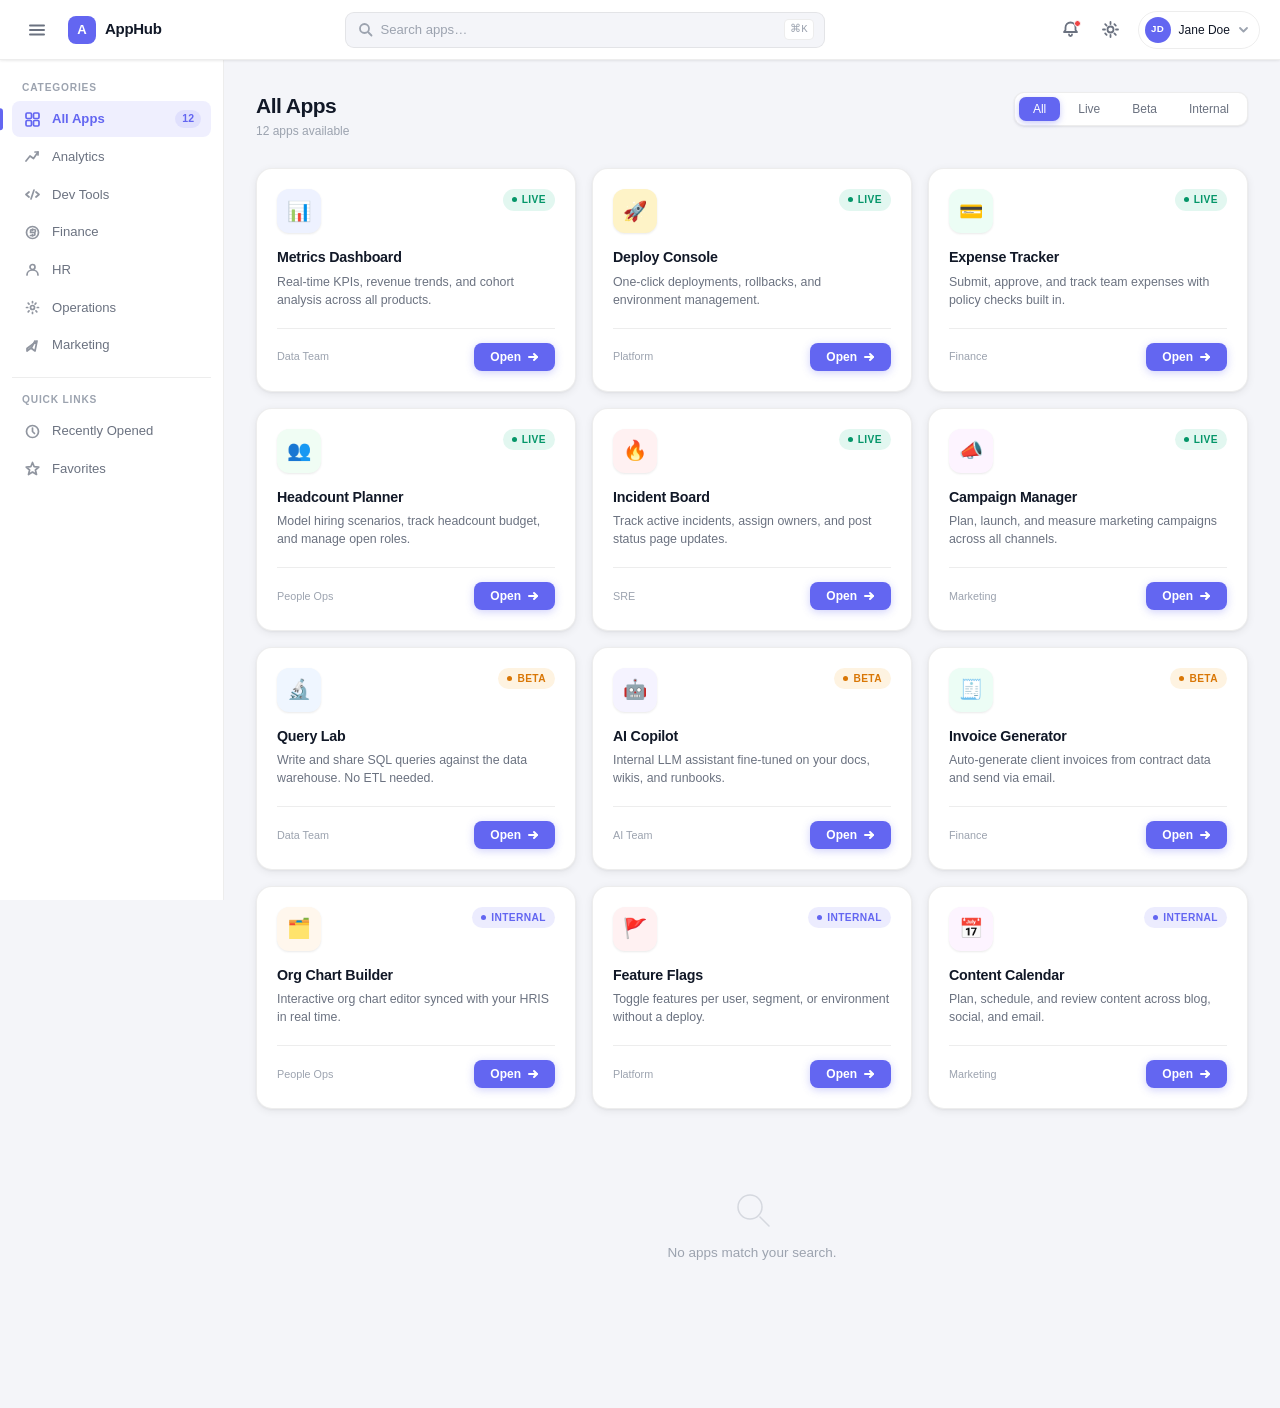
<file: index.html>
<!DOCTYPE html>
<html lang="en" data-theme="light">
<head>
  <meta charset="UTF-8" />
  <meta name="viewport" content="width=device-width, initial-scale=1.0" />
  <title>AppHub — Internal Tools</title>
  <link rel="stylesheet" href="styles.css" />
</head>
<body>

  <!-- ── Top Bar ────────────────────────────────────────────── -->
  <header class="topbar">
    <div class="topbar-left">
      <button class="sidebar-toggle" id="sidebarToggle" aria-label="Toggle sidebar">
        <svg width="18" height="18" viewBox="0 0 18 18" fill="none" stroke="currentColor" stroke-width="2" stroke-linecap="round">
          <line x1="2" y1="4.5" x2="16" y2="4.5"/>
          <line x1="2" y1="9"   x2="16" y2="9"/>
          <line x1="2" y1="13.5" x2="16" y2="13.5"/>
        </svg>
      </button>
      <div class="logo">
        <span class="logo-mark">A</span>
        <span class="logo-text">AppHub</span>
      </div>
    </div>

    <div class="topbar-center">
      <div class="search-wrap">
        <svg class="search-icon" width="15" height="15" viewBox="0 0 15 15" fill="none" stroke="currentColor" stroke-width="1.8" stroke-linecap="round">
          <circle cx="6.5" cy="6.5" r="4.5"/>
          <line x1="10.5" y1="10.5" x2="13.5" y2="13.5"/>
        </svg>
        <input
          type="text"
          id="searchInput"
          class="search-input"
          placeholder="Search apps…"
          autocomplete="off"
        />
        <kbd class="search-kbd">⌘K</kbd>
      </div>
    </div>

    <div class="topbar-right">
      <button class="icon-btn" id="notifBtn" aria-label="Notifications" title="Notifications">
        <svg width="17" height="17" viewBox="0 0 17 17" fill="none" stroke="currentColor" stroke-width="1.8" stroke-linecap="round" stroke-linejoin="round">
          <path d="M8.5 1.5a5 5 0 0 1 5 5v2.5l1.5 2H2L3.5 9V6.5a5 5 0 0 1 5-5z"/>
          <path d="M7 13.5a1.5 1.5 0 0 0 3 0"/>
        </svg>
        <span class="notif-dot"></span>
      </button>

      <button class="icon-btn theme-btn" id="themeToggle" aria-label="Toggle dark mode" title="Toggle dark mode">
        <svg class="icon-sun" width="17" height="17" viewBox="0 0 17 17" fill="none" stroke="currentColor" stroke-width="1.8" stroke-linecap="round">
          <circle cx="8.5" cy="8.5" r="3"/>
          <line x1="8.5" y1="1"   x2="8.5" y2="3"/>
          <line x1="8.5" y1="14"  x2="8.5" y2="16"/>
          <line x1="1"   y1="8.5" x2="3"   y2="8.5"/>
          <line x1="14"  y1="8.5" x2="16"  y2="8.5"/>
          <line x1="3.2" y1="3.2" x2="4.6" y2="4.6"/>
          <line x1="12.4" y1="12.4" x2="13.8" y2="13.8"/>
          <line x1="12.4" y1="3.2"  x2="13.8" y2="4.6"/>  <!-- wrong direction, recalc below -->
          <line x1="3.2"  y1="12.4" x2="4.6"  y2="13.8"/>
        </svg>
        <svg class="icon-moon" width="17" height="17" viewBox="0 0 17 17" fill="none" stroke="currentColor" stroke-width="1.8" stroke-linecap="round" stroke-linejoin="round">
          <path d="M14.5 10.5A7 7 0 0 1 6.5 2.5a7 7 0 1 0 8 8z"/>
        </svg>
      </button>

      <div class="user-chip">
        <div class="avatar" aria-hidden="true">JD</div>
        <span class="user-name">Jane Doe</span>
        <svg width="11" height="11" viewBox="0 0 11 11" fill="none" stroke="currentColor" stroke-width="1.8" stroke-linecap="round" stroke-linejoin="round">
          <polyline points="2,4 5.5,7.5 9,4"/>
        </svg>
      </div>
    </div>
  </header>

  <!-- ── Body Layout ────────────────────────────────────────── -->
  <div class="layout">

    <!-- Left Sidebar -->
    <aside class="sidebar" id="sidebar">
      <nav class="sidebar-nav" aria-label="App categories">
        <p class="nav-label">Categories</p>
        <ul id="categoryList">
          <li>
            <a href="#" class="nav-item active" data-category="all">
              <span class="nav-icon">
                <svg width="15" height="15" viewBox="0 0 15 15" fill="none" stroke="currentColor" stroke-width="1.7" stroke-linecap="round" stroke-linejoin="round">
                  <rect x="1" y="1" width="5.5" height="5.5" rx="1.2"/>
                  <rect x="8.5" y="1" width="5.5" height="5.5" rx="1.2"/>
                  <rect x="1" y="8.5" width="5.5" height="5.5" rx="1.2"/>
                  <rect x="8.5" y="8.5" width="5.5" height="5.5" rx="1.2"/>
                </svg>
              </span>
              All Apps
              <span class="nav-count" id="allCount">12</span>
            </a>
          </li>
          <li>
            <a href="#" class="nav-item" data-category="analytics">
              <span class="nav-icon">
                <svg width="15" height="15" viewBox="0 0 15 15" fill="none" stroke="currentColor" stroke-width="1.7" stroke-linecap="round" stroke-linejoin="round">
                  <polyline points="1,12 5,7 8.5,9.5 13,3"/>
                  <polyline points="10,3 13,3 13,6"/>
                </svg>
              </span>
              Analytics
            </a>
          </li>
          <li>
            <a href="#" class="nav-item" data-category="devtools">
              <span class="nav-icon">
                <svg width="15" height="15" viewBox="0 0 15 15" fill="none" stroke="currentColor" stroke-width="1.7" stroke-linecap="round" stroke-linejoin="round">
                  <polyline points="4,5 1,7.5 4,10"/>
                  <polyline points="11,5 14,7.5 11,10"/>
                  <line x1="9" y1="3" x2="6" y2="12"/>
                </svg>
              </span>
              Dev Tools
            </a>
          </li>
          <li>
            <a href="#" class="nav-item" data-category="finance">
              <span class="nav-icon">
                <svg width="15" height="15" viewBox="0 0 15 15" fill="none" stroke="currentColor" stroke-width="1.7" stroke-linecap="round" stroke-linejoin="round">
                  <circle cx="7.5" cy="7.5" r="6"/>
                  <path d="M7.5 4v1.5m0 4V11m-2-3.5h3.5a1.5 1.5 0 0 0 0-3H7a1.5 1.5 0 0 0 0 3h1.5a1.5 1.5 0 0 1 0 3H5.5"/>
                </svg>
              </span>
              Finance
            </a>
          </li>
          <li>
            <a href="#" class="nav-item" data-category="hr">
              <span class="nav-icon">
                <svg width="15" height="15" viewBox="0 0 15 15" fill="none" stroke="currentColor" stroke-width="1.7" stroke-linecap="round" stroke-linejoin="round">
                  <circle cx="7.5" cy="5" r="2.5"/>
                  <path d="M2 13c0-3 2.5-5 5.5-5s5.5 2 5.5 5"/>
                </svg>
              </span>
              HR
            </a>
          </li>
          <li>
            <a href="#" class="nav-item" data-category="ops">
              <span class="nav-icon">
                <svg width="15" height="15" viewBox="0 0 15 15" fill="none" stroke="currentColor" stroke-width="1.7" stroke-linecap="round" stroke-linejoin="round">
                  <circle cx="7.5" cy="7.5" r="2"/>
                  <path d="M7.5 1.5v1.2M7.5 12.3v1.2M1.5 7.5h1.2M12.3 7.5h1.2M3.2 3.2l.85.85M10.95 10.95l.85.85M10.95 3.2l-.85.85M4.05 10.95l-.85.85"/>
                </svg>
              </span>
              Operations
            </a>
          </li>
          <li>
            <a href="#" class="nav-item" data-category="marketing">
              <span class="nav-icon">
                <svg width="15" height="15" viewBox="0 0 15 15" fill="none" stroke="currentColor" stroke-width="1.7" stroke-linecap="round" stroke-linejoin="round">
                  <path d="M2 10.5L12 3l-2 10-4-3-4 3z"/>
                  <line x1="10" y1="3" x2="6" y2="10.5"/>
                </svg>
              </span>
              Marketing
            </a>
          </li>
        </ul>

        <div class="sidebar-divider"></div>

        <p class="nav-label">Quick Links</p>
        <ul>
          <li>
            <a href="#" class="nav-item" data-category="recent">
              <span class="nav-icon">
                <svg width="15" height="15" viewBox="0 0 15 15" fill="none" stroke="currentColor" stroke-width="1.7" stroke-linecap="round" stroke-linejoin="round">
                  <circle cx="7.5" cy="7.5" r="6"/>
                  <polyline points="7.5,4 7.5,7.5 9.5,9.5"/>
                </svg>
              </span>
              Recently Opened
            </a>
          </li>
          <li>
            <a href="#" class="nav-item" data-category="favorites">
              <span class="nav-icon">
                <svg width="15" height="15" viewBox="0 0 15 15" fill="none" stroke="currentColor" stroke-width="1.7" stroke-linecap="round" stroke-linejoin="round">
                  <polygon points="7.5,1.5 9.2,5.7 13.8,6.1 10.4,9 11.5,13.5 7.5,11 3.5,13.5 4.6,9 1.2,6.1 5.8,5.7"/>
                </svg>
              </span>
              Favorites
            </a>
          </li>
        </ul>
      </nav>
    </aside>

    <!-- Main Content -->
    <main class="main" id="main">
      <div class="page-header">
        <div>
          <h1 class="page-title" id="pageTitle">All Apps</h1>
          <p class="page-subtitle" id="pageSubtitle">12 apps available</p>
        </div>
        <div class="header-actions">
          <div class="filter-tabs">
            <button class="filter-tab active" data-status="all">All</button>
            <button class="filter-tab" data-status="live">Live</button>
            <button class="filter-tab" data-status="beta">Beta</button>
            <button class="filter-tab" data-status="internal">Internal</button>
          </div>
        </div>
      </div>

      <div class="app-grid" id="appGrid">
        <!-- Cards injected by app.js -->
      </div>

      <div class="empty-state" id="emptyState" hidden>
        <svg width="40" height="40" viewBox="0 0 40 40" fill="none" stroke="currentColor" stroke-width="1.5" stroke-linecap="round" stroke-linejoin="round" opacity=".35">
          <circle cx="18" cy="18" r="12"/>
          <line x1="28" y1="28" x2="37" y2="37"/>
        </svg>
        <p>No apps match your search.</p>
      </div>
    </main>
  </div>

  <script src="app.js"></script>
</body>
</html>
</file>
<file: styles.css>
/* ── Reset & Base ──────────────────────────────────────────── */
*, *::before, *::after {
  box-sizing: border-box;
  margin: 0;
  padding: 0;
}

/* ── Design Tokens ─────────────────────────────────────────── */
:root {
  /* Accent — single color, indigo */
  --accent:        #6366f1;
  --accent-hover:  #4f52d8;
  --accent-subtle: rgba(99, 102, 241, 0.10);
  --accent-glow:   rgba(99, 102, 241, 0.18);

  /* Status */
  --live-bg:      rgba(16, 185, 129, 0.12);
  --live-text:    #059669;
  --beta-bg:      rgba(245, 158, 11, 0.12);
  --beta-text:    #d97706;
  --internal-bg:  rgba(99, 102, 241, 0.12);
  --internal-text:#6366f1;

  /* Surface — light mode */
  --bg-page:   #f4f5f9;
  --bg-surface:#ffffff;
  --bg-sidebar:#ffffff;
  --bg-topbar: #ffffff;

  /* Text */
  --text-primary:   #111827;
  --text-secondary: #6b7280;
  --text-muted:     #9ca3af;
  --text-on-accent: #ffffff;

  /* Borders & shadows */
  --border:       rgba(0, 0, 0, 0.07);
  --border-focus: var(--accent);
  --shadow-xs: 0 1px 3px rgba(0,0,0,0.05), 0 1px 2px rgba(0,0,0,0.04);
  --shadow-sm: 0 2px 8px rgba(0,0,0,0.07), 0 1px 3px rgba(0,0,0,0.05);
  --shadow-md: 0 4px 16px rgba(0,0,0,0.09), 0 2px 6px rgba(0,0,0,0.05);
  --shadow-card-hover: 0 8px 24px rgba(0,0,0,0.10), 0 2px 8px rgba(0,0,0,0.06);

  /* Layout */
  --topbar-h:   60px;
  --sidebar-w:  224px;
  --radius-sm:  8px;
  --radius-md:  12px;
  --radius-lg:  16px;

  /* Transitions */
  --t-fast: 120ms ease;
  --t-base: 200ms ease;
  --t-slow: 300ms ease;

  /* Typography */
  --font: -apple-system, BlinkMacSystemFont, "Segoe UI", Roboto, "Helvetica Neue", Arial, sans-serif;
  --font-mono: "SF Mono", "Fira Code", "Cascadia Code", monospace;
}

/* ── Dark Mode ─────────────────────────────────────────────── */
[data-theme="dark"] {
  --bg-page:   #0d0f14;
  --bg-surface:#161921;
  --bg-sidebar:#161921;
  --bg-topbar: #161921;

  --text-primary:   #f1f3f9;
  --text-secondary: #8b92a5;
  --text-muted:     #555e72;

  --border: rgba(255, 255, 255, 0.07);

  --shadow-xs: 0 1px 3px rgba(0,0,0,0.25);
  --shadow-sm: 0 2px 8px rgba(0,0,0,0.35);
  --shadow-md: 0 4px 16px rgba(0,0,0,0.45);
  --shadow-card-hover: 0 8px 28px rgba(0,0,0,0.55);

  --live-bg:      rgba(16, 185, 129, 0.15);
  --live-text:    #34d399;
  --beta-bg:      rgba(245, 158, 11, 0.15);
  --beta-text:    #fbbf24;
  --internal-bg:  rgba(99, 102, 241, 0.18);
  --internal-text:#818cf8;
}

/* ── Global ────────────────────────────────────────────────── */
html { font-size: 15px; }

body {
  font-family: var(--font);
  background: var(--bg-page);
  color: var(--text-primary);
  line-height: 1.5;
  min-height: 100vh;
  -webkit-font-smoothing: antialiased;
}

a { text-decoration: none; color: inherit; }
ul { list-style: none; }
button { cursor: pointer; border: none; background: none; }

/* ── Top Bar ───────────────────────────────────────────────── */
.topbar {
  position: fixed;
  top: 0; left: 0; right: 0;
  height: var(--topbar-h);
  z-index: 100;
  display: flex;
  align-items: center;
  gap: 12px;
  padding: 0 20px;
  background: var(--bg-topbar);
  border-bottom: 1px solid var(--border);
  box-shadow: var(--shadow-xs);
}

.topbar-left {
  display: flex;
  align-items: center;
  gap: 14px;
  flex-shrink: 0;
  width: calc(var(--sidebar-w) - 20px);
}

.topbar-center {
  flex: 1;
  max-width: 480px;
  margin: 0 auto;
}

.topbar-right {
  display: flex;
  align-items: center;
  gap: 6px;
  flex-shrink: 0;
  margin-left: auto;
}

/* Sidebar toggle */
.sidebar-toggle {
  display: flex;
  align-items: center;
  justify-content: center;
  width: 34px;
  height: 34px;
  border-radius: var(--radius-sm);
  color: var(--text-secondary);
  transition: background var(--t-fast), color var(--t-fast);
}
.sidebar-toggle:hover {
  background: var(--accent-subtle);
  color: var(--accent);
}

/* Logo */
.logo {
  display: flex;
  align-items: center;
  gap: 9px;
  font-weight: 700;
  font-size: 1rem;
  letter-spacing: -0.02em;
  color: var(--text-primary);
}
.logo-mark {
  display: flex;
  align-items: center;
  justify-content: center;
  width: 28px;
  height: 28px;
  border-radius: 8px;
  background: var(--accent);
  color: white;
  font-size: 0.875rem;
  font-weight: 800;
  letter-spacing: 0;
}

/* Search */
.search-wrap {
  display: flex;
  align-items: center;
  gap: 8px;
  height: 36px;
  padding: 0 10px 0 12px;
  background: var(--bg-page);
  border: 1px solid var(--border);
  border-radius: 9px;
  transition: border-color var(--t-fast), box-shadow var(--t-fast);
}
.search-wrap:focus-within {
  border-color: var(--accent);
  box-shadow: 0 0 0 3px var(--accent-glow);
  background: var(--bg-surface);
}
.search-icon { color: var(--text-muted); flex-shrink: 0; }
.search-input {
  flex: 1;
  border: none;
  background: transparent;
  font: inherit;
  font-size: 0.875rem;
  color: var(--text-primary);
  outline: none;
}
.search-input::placeholder { color: var(--text-muted); }
.search-kbd {
  font-family: var(--font-mono);
  font-size: 0.7rem;
  color: var(--text-muted);
  background: var(--bg-surface);
  border: 1px solid var(--border);
  border-radius: 5px;
  padding: 2px 5px;
  flex-shrink: 0;
}
[data-theme="dark"] .search-kbd { background: var(--bg-page); }

/* Icon buttons */
.icon-btn {
  position: relative;
  display: flex;
  align-items: center;
  justify-content: center;
  width: 34px;
  height: 34px;
  border-radius: var(--radius-sm);
  color: var(--text-secondary);
  transition: background var(--t-fast), color var(--t-fast);
}
.icon-btn:hover {
  background: var(--accent-subtle);
  color: var(--accent);
}

/* Notification dot */
.notif-dot {
  position: absolute;
  top: 7px; right: 7px;
  width: 7px; height: 7px;
  border-radius: 50%;
  background: #ef4444;
  border: 1.5px solid var(--bg-topbar);
}

/* Theme toggle icons */
.icon-sun  { display: block; }
.icon-moon { display: none; }
[data-theme="dark"] .icon-sun  { display: none; }
[data-theme="dark"] .icon-moon { display: block; }

/* User chip */
.user-chip {
  display: flex;
  align-items: center;
  gap: 8px;
  padding: 5px 10px 5px 6px;
  border-radius: 20px;
  border: 1px solid var(--border);
  cursor: pointer;
  transition: background var(--t-fast), border-color var(--t-fast);
  margin-left: 4px;
}
.user-chip:hover {
  background: var(--accent-subtle);
  border-color: var(--accent);
}
.user-chip svg { color: var(--text-muted); }

.avatar {
  width: 26px; height: 26px;
  border-radius: 50%;
  background: var(--accent);
  color: white;
  font-size: 0.65rem;
  font-weight: 700;
  display: flex;
  align-items: center;
  justify-content: center;
  letter-spacing: 0.03em;
}

.user-name {
  font-size: 0.8rem;
  font-weight: 500;
  color: var(--text-primary);
}

/* ── Layout Shell ──────────────────────────────────────────── */
.layout {
  display: flex;
  min-height: 100vh;
  padding-top: var(--topbar-h);
}

/* ── Sidebar ───────────────────────────────────────────────── */
.sidebar {
  position: fixed;
  top: var(--topbar-h);
  left: 0;
  bottom: 0;
  width: var(--sidebar-w);
  overflow-y: auto;
  background: var(--bg-sidebar);
  border-right: 1px solid var(--border);
  padding: 20px 12px;
  transition: transform var(--t-slow), opacity var(--t-slow);
  z-index: 50;
}

.sidebar.collapsed {
  transform: translateX(calc(-1 * var(--sidebar-w)));
  opacity: 0;
  pointer-events: none;
}

/* Scrollbar */
.sidebar::-webkit-scrollbar { width: 4px; }
.sidebar::-webkit-scrollbar-track { background: transparent; }
.sidebar::-webkit-scrollbar-thumb { background: var(--border); border-radius: 4px; }

.sidebar-nav ul { display: flex; flex-direction: column; gap: 2px; }

.nav-label {
  font-size: 0.68rem;
  font-weight: 600;
  letter-spacing: 0.08em;
  text-transform: uppercase;
  color: var(--text-muted);
  padding: 0 10px;
  margin-bottom: 6px;
}

.nav-item {
  display: flex;
  align-items: center;
  gap: 10px;
  padding: 8px 10px;
  border-radius: var(--radius-sm);
  font-size: 0.875rem;
  font-weight: 500;
  color: var(--text-secondary);
  transition: background var(--t-fast), color var(--t-fast);
  position: relative;
}
.nav-item:hover {
  background: var(--accent-subtle);
  color: var(--text-primary);
}
.nav-item.active {
  background: var(--accent-subtle);
  color: var(--accent);
  font-weight: 600;
}
.nav-item.active::before {
  content: '';
  position: absolute;
  left: -12px;
  top: 50%; transform: translateY(-50%);
  height: 60%;
  width: 3px;
  background: var(--accent);
  border-radius: 0 3px 3px 0;
}

.nav-icon {
  display: flex;
  align-items: center;
  justify-content: center;
  width: 20px;
  flex-shrink: 0;
  opacity: 0.75;
}
.nav-item.active .nav-icon,
.nav-item:hover .nav-icon { opacity: 1; }

.nav-count {
  margin-left: auto;
  font-size: 0.7rem;
  font-weight: 600;
  background: var(--accent-subtle);
  color: var(--accent);
  border-radius: 20px;
  padding: 1px 7px;
}

.sidebar-divider {
  height: 1px;
  background: var(--border);
  margin: 14px 0;
}

/* ── Main Content ──────────────────────────────────────────── */
.main {
  flex: 1;
  margin-left: var(--sidebar-w);
  padding: 32px 32px 64px;
  min-width: 0;
  transition: margin-left var(--t-slow);
}
.main.sidebar-collapsed { margin-left: 0; }

/* Page Header */
.page-header {
  display: flex;
  align-items: flex-start;
  justify-content: space-between;
  gap: 16px;
  margin-bottom: 28px;
  flex-wrap: wrap;
}

.page-title {
  font-size: 1.4rem;
  font-weight: 700;
  letter-spacing: -0.025em;
  color: var(--text-primary);
  line-height: 1.3;
}

.page-subtitle {
  font-size: 0.8rem;
  color: var(--text-muted);
  margin-top: 3px;
}

/* Filter Tabs */
.filter-tabs {
  display: flex;
  gap: 4px;
  background: var(--bg-surface);
  border: 1px solid var(--border);
  border-radius: 10px;
  padding: 4px;
  box-shadow: var(--shadow-xs);
}

.filter-tab {
  padding: 5px 14px;
  border-radius: 7px;
  font-size: 0.8rem;
  font-weight: 500;
  color: var(--text-secondary);
  transition: background var(--t-fast), color var(--t-fast), box-shadow var(--t-fast);
}
.filter-tab:hover { color: var(--text-primary); }
.filter-tab.active {
  background: var(--accent);
  color: white;
  box-shadow: 0 2px 6px rgba(99,102,241,0.35);
}

/* ── App Grid ──────────────────────────────────────────────── */
.app-grid {
  display: grid;
  grid-template-columns: repeat(auto-fill, minmax(280px, 1fr));
  gap: 16px;
}

/* ── App Card ──────────────────────────────────────────────── */
.app-card {
  background: var(--bg-surface);
  border: 1px solid var(--border);
  border-radius: var(--radius-lg);
  padding: 20px;
  display: flex;
  flex-direction: column;
  gap: 0;
  box-shadow: var(--shadow-sm);
  transition:
    transform var(--t-base),
    box-shadow var(--t-base),
    border-color var(--t-base);
  cursor: default;
  position: relative;
  overflow: hidden;
}

.app-card:hover {
  transform: translateY(-3px);
  box-shadow: var(--shadow-card-hover);
  border-color: rgba(99, 102, 241, 0.2);
}

/* Card top row */
.card-header {
  display: flex;
  align-items: flex-start;
  justify-content: space-between;
  margin-bottom: 14px;
}

.app-icon {
  width: 44px;
  height: 44px;
  border-radius: 12px;
  display: flex;
  align-items: center;
  justify-content: center;
  font-size: 1.3rem;
  flex-shrink: 0;
  box-shadow: var(--shadow-xs);
}

/* Status badge */
.badge {
  display: inline-flex;
  align-items: center;
  gap: 5px;
  font-size: 0.68rem;
  font-weight: 600;
  letter-spacing: 0.04em;
  padding: 3px 9px;
  border-radius: 20px;
  text-transform: uppercase;
}

.badge::before {
  content: '';
  width: 5px;
  height: 5px;
  border-radius: 50%;
  background: currentColor;
}

.badge-live {
  background: var(--live-bg);
  color: var(--live-text);
}
.badge-beta {
  background: var(--beta-bg);
  color: var(--beta-text);
}
.badge-internal {
  background: var(--internal-bg);
  color: var(--internal-text);
}

/* Card body */
.app-name {
  font-size: 0.95rem;
  font-weight: 700;
  color: var(--text-primary);
  letter-spacing: -0.015em;
  margin-bottom: 5px;
  white-space: nowrap;
  overflow: hidden;
  text-overflow: ellipsis;
}

.app-desc {
  font-size: 0.825rem;
  color: var(--text-secondary);
  line-height: 1.45;
  display: -webkit-box;
  -webkit-line-clamp: 2;
  -webkit-box-orient: vertical;
  overflow: hidden;
  min-height: 2.4em;
}

/* Card footer */
.card-footer {
  display: flex;
  align-items: center;
  justify-content: space-between;
  margin-top: 18px;
  padding-top: 14px;
  border-top: 1px solid var(--border);
}

.app-meta {
  font-size: 0.72rem;
  color: var(--text-muted);
}

/* Open button */
.btn-open {
  display: inline-flex;
  align-items: center;
  gap: 6px;
  padding: 7px 16px;
  border-radius: 8px;
  font-size: 0.8rem;
  font-weight: 600;
  background: var(--accent);
  color: white;
  box-shadow: 0 2px 8px rgba(99,102,241,0.30);
  transition: background var(--t-fast), box-shadow var(--t-fast), transform var(--t-fast);
  cursor: pointer;
  border: none;
}
.btn-open:hover {
  background: var(--accent-hover);
  box-shadow: 0 4px 12px rgba(99,102,241,0.40);
  transform: translateY(-1px);
}
.btn-open:active { transform: translateY(0); }

.btn-open svg {
  transition: transform var(--t-fast);
}
.btn-open:hover svg {
  transform: translateX(2px);
}

/* ── Empty State ───────────────────────────────────────────── */
.empty-state {
  grid-column: 1 / -1;
  display: flex;
  flex-direction: column;
  align-items: center;
  gap: 14px;
  padding: 80px 0;
  color: var(--text-muted);
}
.empty-state p {
  font-size: 0.9rem;
}

/* ── Responsive ────────────────────────────────────────────── */
@media (max-width: 900px) {
  .sidebar {
    transform: translateX(calc(-1 * var(--sidebar-w)));
    opacity: 0;
    pointer-events: none;
    box-shadow: var(--shadow-md);
  }
  .sidebar.mobile-open {
    transform: translateX(0);
    opacity: 1;
    pointer-events: auto;
  }
  .main { margin-left: 0; }
  .topbar-left { width: auto; }
  .user-name { display: none; }
  .search-kbd { display: none; }
}

@media (max-width: 600px) {
  .main { padding: 20px 16px 48px; }
  .page-header { flex-direction: column; }
  .app-grid { grid-template-columns: 1fr; }
  .filter-tabs { flex-wrap: wrap; }
}

/* ── Animations ────────────────────────────────────────────── */
@keyframes fadeUp {
  from { opacity: 0; transform: translateY(10px); }
  to   { opacity: 1; transform: translateY(0); }
}

.app-card {
  animation: fadeUp 0.25s ease both;
}

/* Stagger cards */
.app-card:nth-child(1)  { animation-delay: 0.02s; }
.app-card:nth-child(2)  { animation-delay: 0.04s; }
.app-card:nth-child(3)  { animation-delay: 0.06s; }
.app-card:nth-child(4)  { animation-delay: 0.08s; }
.app-card:nth-child(5)  { animation-delay: 0.10s; }
.app-card:nth-child(6)  { animation-delay: 0.12s; }
.app-card:nth-child(7)  { animation-delay: 0.14s; }
.app-card:nth-child(8)  { animation-delay: 0.16s; }
.app-card:nth-child(9)  { animation-delay: 0.18s; }
.app-card:nth-child(10) { animation-delay: 0.20s; }
.app-card:nth-child(11) { animation-delay: 0.22s; }
.app-card:nth-child(12) { animation-delay: 0.24s; }

/* ── Overlay (mobile sidebar backdrop) ─────────────────────── */
.sidebar-overlay {
  display: none;
  position: fixed;
  inset: 0;
  background: rgba(0,0,0,0.4);
  z-index: 40;
  backdrop-filter: blur(2px);
}
.sidebar-overlay.active { display: block; }
</file>
